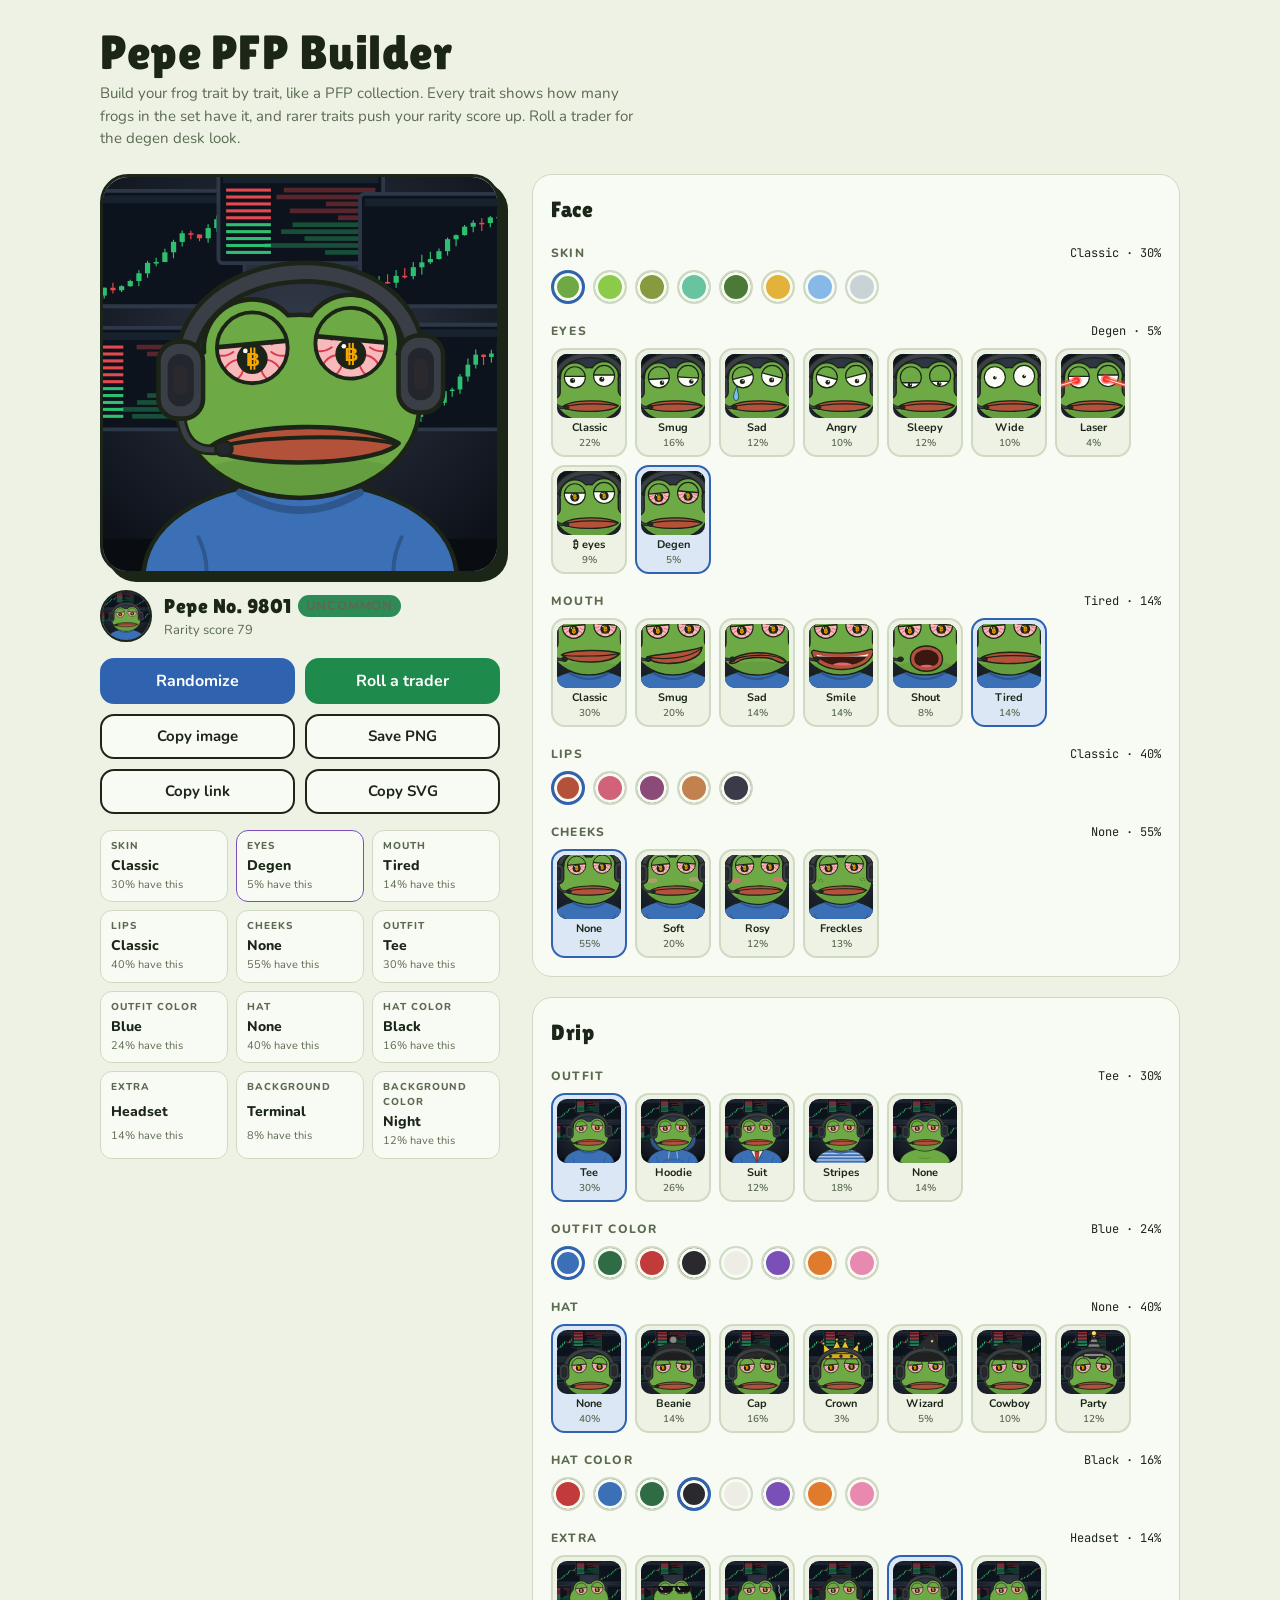
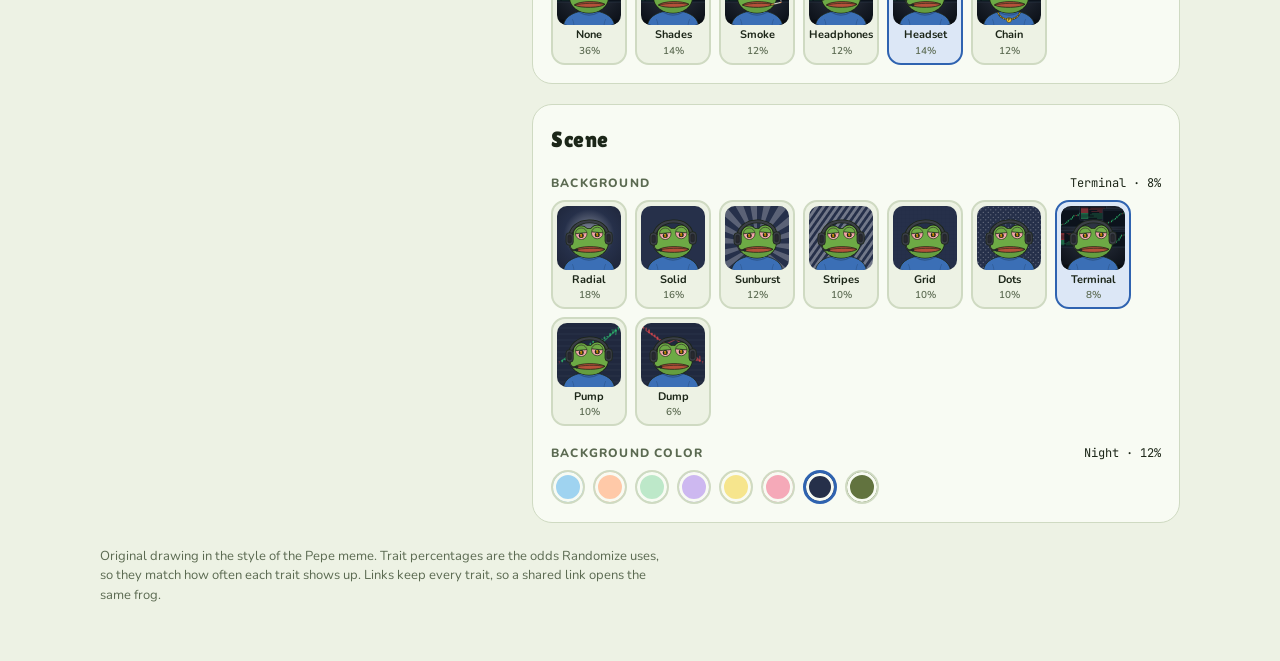
<file: pepe-pfp/index.html>
<!doctype html>
<html lang="en">
<head>
<meta charset="utf-8">
<meta name="viewport" content="width=device-width, initial-scale=1, viewport-fit=cover">
<title>Pepe PFP Builder</title>
<link rel="preconnect" href="https://fonts.googleapis.com">
<link rel="preconnect" href="https://fonts.gstatic.com" crossorigin>
<link rel="stylesheet" href="https://fonts.googleapis.com/css2?family=Lilita+One&family=Nunito:wght@400;600;700;800&family=JetBrains+Mono:wght@500&display=swap">
<style>
/* Layout: a sticker-card preview pinned on the left, trait drawers on the right; stacks on phones. */
:root {
  --bg: #EDF2E4;
  --surface: #F8FBF3;
  --ink: #1C2618;
  --muted: #5B6A51;
  --line: #CFDAC2;
  --accent: #2F63B0;
  --accent-ink: #FFFFFF;
  --accent-soft: #DCE7F6;
  --shadow: #1C2618;
  --trader: #1E8A4C;
  --tier-common: #7A8471;
  --tier-uncommon: #2E8B57;
  --tier-rare: #2F63B0;
  --tier-epic: #7A4FB8;
  --tier-legendary: #E8B730;
  --font-display: "Lilita One", "Arial Rounded MT Bold", "Trebuchet MS", system-ui, sans-serif;
  --font-body: "Nunito", "Segoe UI", system-ui, -apple-system, sans-serif;
  --font-mono: "JetBrains Mono", ui-monospace, "SFMono-Regular", Menlo, monospace;
}
@media (prefers-color-scheme: dark) {
  :root:not([data-theme="light"]) {
    --bg: #10160F; --surface: #19211A; --ink: #E4EDDA; --muted: #9BAA8F; --line: #2D3A2B;
    --accent: #86ADEE; --accent-ink: #0D1420; --accent-soft: #1E2B40; --shadow: #000000;
    color-scheme: dark;
  }
}
:root[data-theme="dark"] {
  --bg: #10160F; --surface: #19211A; --ink: #E4EDDA; --muted: #9BAA8F; --line: #2D3A2B;
  --accent: #86ADEE; --accent-ink: #0D1420; --accent-soft: #1E2B40; --shadow: #000000;
  color-scheme: dark;
}

* { box-sizing: border-box; }
[hidden] { display: none !important; }
body {
  margin: 0;
  background: var(--bg);
  color: var(--ink);
  font: 15px/1.5 var(--font-body);
}
.wrap {
  max-width: 1120px;
  margin: 0 auto;
  padding-inline: 20px;
  padding-block: 28px 56px;
  display: grid;
  gap: 24px;
}
header { display: grid; gap: 4px; }
h1 {
  font-family: var(--font-display);
  font-weight: 400;
  font-size: clamp(32px, 6vw, 48px);
  line-height: 1.05;
  margin: 0;
  letter-spacing: 0.5px;
  text-wrap: balance;
}
.lede { margin: 0; color: var(--muted); max-width: 60ch; }

.layout {
  display: grid;
  grid-template-columns: minmax(0, 400px) minmax(0, 1fr);
  gap: 32px;
  align-items: start;
}
@media (max-width: 820px) {
  .layout { grid-template-columns: minmax(0, 1fr); }
}

/* Preview column */
.preview {
  position: sticky;
  top: calc(env(safe-area-inset-top, 0px) + 16px);
  display: grid;
  gap: 16px;
}
@media (max-width: 820px) { .preview { position: static; } }
.stage {
  width: 100%;
  max-width: 400px;
  aspect-ratio: 1;
  border: 3px solid var(--ink);
  border-radius: 28px;
  overflow: hidden;
  box-shadow: 8px 8px 0 var(--shadow);
  background: var(--surface);
}
.stage svg { display: block; width: 100%; height: 100%; }

.card-meta {
  display: flex;
  align-items: center;
  gap: 12px;
  max-width: 400px;
}
.mini {
  width: 52px; height: 52px; flex: none;
  border-radius: 50%;
  overflow: hidden;
  border: 2px solid var(--ink);
}
.mini svg { display: block; width: 100%; height: 100%; }
.serial { display: grid; min-width: 0; }
.serial b {
  font-family: var(--font-display);
  font-weight: 400;
  font-size: 20px;
  letter-spacing: 0.5px;
  font-variant-numeric: tabular-nums;
}
.serial span { color: var(--muted); font-size: 13px; font-variant-numeric: tabular-nums; }
.tier {
  display: inline-block;
  margin-left: 6px;
  padding: 2px 8px;
  border-radius: 999px;
  font: 800 11px/1.4 var(--font-body);
  letter-spacing: 0.8px;
  text-transform: uppercase;
  color: #FFFFFF;
  background: var(--tier-common);
  vertical-align: 3px;
}
.tier[data-tier="uncommon"] { background: var(--tier-uncommon); }
.tier[data-tier="rare"] { background: var(--tier-rare); }
.tier[data-tier="epic"] { background: var(--tier-epic); }
.tier[data-tier="legendary"] { background: var(--tier-legendary); color: #2A1E00; }

.props {
  display: grid;
  grid-template-columns: repeat(3, minmax(0, 1fr));
  gap: 8px;
  max-width: 400px;
}
@media (max-width: 380px) { .props { grid-template-columns: repeat(2, minmax(0, 1fr)); } }
.prop {
  border: 1px solid var(--line);
  background: var(--surface);
  border-radius: 12px;
  padding: 8px 10px;
  display: grid;
  gap: 1px;
  min-width: 0;
}
.prop .k { font-size: 10px; font-weight: 800; letter-spacing: 1px; text-transform: uppercase; color: var(--muted); }
.prop .v { font-size: 14px; font-weight: 800; overflow-wrap: anywhere; }
.prop .p { font-size: 11px; color: var(--muted); font-variant-numeric: tabular-nums; }
.prop.is-rare { border-color: var(--tier-epic); }

.actions {
  display: grid;
  grid-template-columns: 1fr 1fr;
  gap: 10px;
  max-width: 400px;
}
.btn {
  font: 700 15px/1 var(--font-body);
  padding: 13px 14px;
  border-radius: 14px;
  border: 2px solid var(--ink);
  background: var(--surface);
  color: var(--ink);
  cursor: pointer;
  transition: transform .12s ease, background-color .12s ease;
}
.btn:hover { background: var(--accent-soft); }
.btn:active { transform: translateY(1px); }
.btn.primary { background: var(--accent); color: var(--accent-ink); border-color: var(--accent); font-size: 16px; }
.btn.trader { background: var(--trader); color: #FFFFFF; border-color: var(--trader); font-size: 16px; }
.btn.trader:hover { filter: brightness(1.08); background: var(--trader); }
.btn.primary:hover { filter: brightness(1.06); }
.btn:focus-visible, .opt:focus-visible { outline: 3px solid var(--accent); outline-offset: 2px; }

.save {
  display: grid;
  gap: 8px;
  max-width: 400px;
  padding: 12px;
  border: 2px dashed var(--line);
  border-radius: 16px;
}
.save img { width: 100%; border-radius: 12px; display: block; }
.save p { margin: 0; font-size: 13px; color: var(--muted); }

.toast {
  position: fixed;
  left: 50%;
  bottom: calc(env(safe-area-inset-bottom, 0px) + 20px);
  transform: translateX(-50%);
  background: var(--ink);
  color: var(--bg);
  padding: 10px 16px;
  border-radius: 12px;
  font-weight: 700;
  max-width: calc(100% - 32px);
  text-align: center;
}

/* Trait drawers */
.traits { display: grid; gap: 20px; min-width: 0; }
.group {
  background: var(--surface);
  border: 1px solid var(--line);
  border-radius: 20px;
  padding: 18px;
  display: grid;
  gap: 18px;
  min-width: 0;
}
.group h2 {
  margin: 0;
  font-family: var(--font-display);
  font-weight: 400;
  font-size: 22px;
  letter-spacing: 0.5px;
}
.field { display: grid; gap: 8px; min-width: 0; }
.field-head { display: flex; justify-content: space-between; align-items: baseline; gap: 12px; }
.label {
  font-size: 12px;
  font-weight: 800;
  text-transform: uppercase;
  letter-spacing: 1.2px;
  color: var(--muted);
}
.value { font-family: var(--font-mono); font-size: 12px; color: var(--ink); }
.options { display: flex; flex-wrap: wrap; gap: 8px; }

.opt {
  appearance: none;
  border: 2px solid var(--line);
  background: var(--bg);
  color: var(--ink);
  border-radius: 14px;
  padding: 4px 4px 6px;
  cursor: pointer;
  display: grid;
  gap: 4px;
  justify-items: center;
  font: 700 11px/1.1 var(--font-body);
  transition: border-color .12s ease, background-color .12s ease;
}
.opt svg { width: 64px; height: 64px; border-radius: 10px; display: block; }
.opt:hover { border-color: var(--muted); }
.opt small { font-weight: 600; font-size: 10px; color: var(--muted); font-variant-numeric: tabular-nums; }
.opt[aria-checked="true"] { border-color: var(--accent); background: var(--accent-soft); }

.swatch {
  width: 34px; height: 34px;
  padding: 0;
  border-radius: 50%;
  background: var(--c);
  border: 2px solid var(--line);
  box-shadow: inset 0 0 0 3px var(--surface);
}
.swatch[aria-checked="true"] { background: var(--c); border-color: var(--accent); border-width: 3px; }

footer { color: var(--muted); font-size: 13px; max-width: 70ch; }

@media (prefers-reduced-motion: reduce) {
  * { transition: none !important; }
}
</style>
</head>
<body>
<div class="wrap">
  <header>
    <h1>Pepe PFP Builder</h1>
    <p class="lede">Build your frog trait by trait, like a PFP collection. Every trait shows how many frogs in the set have it, and rarer traits push your rarity score up. Roll a trader for the degen desk look.</p>
  </header>

  <div class="layout">
    <aside class="preview" aria-label="Preview">
      <div class="stage" id="stage" role="img" aria-label="Your Pepe avatar"></div>
      <div class="card-meta">
        <div class="mini" id="mini" aria-hidden="true"></div>
        <div class="serial">
          <b id="serial">Pepe No. 0001</b>
          <span id="summary">Round crop preview</span>
        </div>
      </div>
      <div class="actions">
        <button class="btn primary" id="btn-random" type="button">Randomize</button>
        <button class="btn trader" id="btn-trader" type="button">Roll a trader</button>
        <button class="btn" id="btn-copy-img" type="button">Copy image</button>
        <button class="btn" id="btn-save" type="button">Save PNG</button>
        <button class="btn" id="btn-link" type="button">Copy link</button>
        <button class="btn" id="btn-svg" type="button">Copy SVG</button>
      </div>
      <div class="save" id="save" hidden>
        <img id="save-img" alt="Your Pepe avatar as a 1024 px PNG">
        <p>Right-click the image and choose Save image, or long-press it on a phone.</p>
      </div>
      <div class="props" id="props" aria-label="Traits"></div>
    </aside>

    <main class="traits" id="traits"></main>
  </div>

  <footer>
    Original drawing in the style of the Pepe meme. Trait percentages are the odds Randomize uses, so they match how often each trait shows up. Links keep every trait, so a shared link opens the same frog.
  </footer>
</div>
<div class="toast" id="toast" role="status" aria-live="polite" hidden></div>

<script>
(() => {
  // Set this to the published page URL so "Copy link" works when the page runs inside a frame.
  const ARTIFACT_URL = 'https://claude.ai/artifact/6FzwJg9mjZRHmJWPPnDhVw';

  const OUT = '#1B2416';

  const SWATCH = {
    skin: { classic: '#6DAA45', lime: '#8CCB4A', olive: '#869A3E', mint: '#68C3A0', swamp: '#4C7A36', gold: '#E2B23A', ice: '#86B9E8', ghost: '#C9D3D6' },
    lips: { classic: '#B4513A', rose: '#D2617A', plum: '#8C4A78', caramel: '#C2814E', ink: '#3A3A48' },
    outfitColor: { blue: '#3B6FB6', forest: '#2F6B45', red: '#C23B3B', black: '#2A2A2E', white: '#EDEDE6', purple: '#7A4FB8', orange: '#E07B2E', pink: '#E889B0' },
    hatColor: { red: '#C23B3B', blue: '#3B6FB6', forest: '#2F6B45', black: '#2A2A2E', white: '#EDEDE6', purple: '#7A4FB8', orange: '#E07B2E', pink: '#E889B0' },
    bgColor: { sky: '#9FD3F0', peach: '#FFC9A8', mint: '#BDE8C9', lilac: '#CDB8F0', lemon: '#F6E58D', rose: '#F5A9B8', night: '#26304A', swamp: '#62733F' },
  };
  const SHAPES = {
    eyes: ['classic', 'smug', 'sad', 'angry', 'sleepy', 'wide', 'laser', 'btc', 'degen'],
    mouth: ['classic', 'smug', 'sad', 'smile', 'shout', 'tired'],
    blush: ['none', 'soft', 'rosy', 'freckles'],
    outfit: ['tee', 'hoodie', 'suit', 'stripes', 'none'],
    hat: ['none', 'beanie', 'cap', 'crown', 'wizard', 'cowboy', 'party'],
    extra: ['none', 'shades', 'cig', 'headphones', 'headset', 'chain'],
    background: ['radial', 'solid', 'sunburst', 'stripes', 'grid', 'dots', 'terminal', 'pump', 'dump'],
  };
  // Share of the collection (percent) that has each trait. Each list adds up to 100.
  // Randomize draws with these odds, and the rarity score is built from them.
  const WEIGHTS = {
    skin: { classic: 30, lime: 18, olive: 14, mint: 12, swamp: 12, gold: 3, ice: 6, ghost: 5 },
    eyes: { classic: 22, smug: 16, sad: 12, angry: 10, sleepy: 12, wide: 10, laser: 4, btc: 9, degen: 5 },
    mouth: { classic: 30, smug: 20, sad: 14, smile: 14, shout: 8, tired: 14 },
    lips: { classic: 40, rose: 18, plum: 12, caramel: 20, ink: 10 },
    blush: { none: 55, soft: 20, rosy: 12, freckles: 13 },
    outfit: { tee: 30, hoodie: 26, suit: 12, stripes: 18, none: 14 },
    outfitColor: { blue: 24, forest: 14, red: 12, black: 14, white: 10, purple: 10, orange: 9, pink: 7 },
    hat: { none: 40, beanie: 14, cap: 16, crown: 3, wizard: 5, cowboy: 10, party: 12 },
    hatColor: { red: 20, blue: 16, forest: 12, black: 16, white: 10, purple: 10, orange: 9, pink: 7 },
    extra: { none: 36, shades: 14, cig: 12, headphones: 12, headset: 14, chain: 12 },
    background: { radial: 18, solid: 16, sunburst: 12, stripes: 10, grid: 10, dots: 10, terminal: 8, pump: 10, dump: 6 },
    bgColor: { sky: 18, peach: 14, mint: 14, lilac: 12, lemon: 12, rose: 10, night: 12, swamp: 8 },
  };
  const DEFAULTS = {
    skin: 'classic', eyes: 'degen', mouth: 'tired', lips: 'classic', blush: 'none',
    outfit: 'tee', outfitColor: 'blue', hat: 'none', hatColor: 'black', extra: 'headset',
    background: 'terminal', bgColor: 'night',
  };
  const KEYS = Object.keys(DEFAULTS);
  const LABELS = {
    skin: 'Skin', eyes: 'Eyes', mouth: 'Mouth', lips: 'Lips', blush: 'Cheeks',
    outfit: 'Outfit', outfitColor: 'Outfit color', hat: 'Hat', hatColor: 'Hat color', extra: 'Extra',
    background: 'Background', bgColor: 'Background color',
  };
  const OPTION_NAMES = { cig: 'Smoke', none: 'None', tee: 'Tee', btc: '₿ eyes', degen: 'Degen', pump: 'Pump', dump: 'Dump' };
  const GROUPS = [
    { title: 'Face', keys: ['skin', 'eyes', 'mouth', 'lips', 'blush'] },
    { title: 'Drip', keys: ['outfit', 'outfitColor', 'hat', 'hatColor', 'extra'] },
    { title: 'Scene', keys: ['background', 'bgColor'] },
  ];
  // Thumbnail crops so small parts stay readable.
  const CROP = {
    eyes: '116 120 280 280', mouth: '126 210 260 260', blush: '96 170 320 320',
    hat: '56 0 400 400',
  };

  // ---------- color helpers ----------
  const hex = (c) => [1, 3, 5].map((i) => parseInt(c.slice(i, i + 2), 16));
  const toHex = (rgb) => '#' + rgb.map((v) => Math.round(Math.max(0, Math.min(255, v))).toString(16).padStart(2, '0')).join('');
  const mix = (a, b, t) => { const A = hex(a), B = hex(b); return toHex(A.map((v, i) => v + (B[i] - v) * t)); };
  const lighten = (c, t) => mix(c, '#ffffff', t);
  const darken = (c, t) => mix(c, '#000000', t);

  const star = (cx, cy, r) => {
    const pts = [];
    for (let i = 0; i < 10; i++) {
      const rad = i % 2 ? r * 0.45 : r;
      const a = (-90 + i * 36) * Math.PI / 180;
      pts.push((cx + rad * Math.cos(a)).toFixed(1) + ',' + (cy + rad * Math.sin(a)).toFixed(1));
    }
    return pts.join(' ');
  };

  // ---------- layers ----------
  function background(kind, c, u) {
    const lo = lighten(c, 0.35);
    switch (kind) {
      case 'solid':
        return ['', `<rect width="512" height="512" fill="${c}"/>`];
      case 'radial':
        return [
          `<radialGradient id="${u}-bg" cx="50%" cy="45%" r="72%"><stop offset="0" stop-color="${lighten(c, 0.5)}"/><stop offset=".55" stop-color="${c}"/><stop offset="1" stop-color="${darken(c, 0.25)}"/></radialGradient>`,
          `<rect width="512" height="512" fill="url(#${u}-bg)"/>`,
        ];
      case 'sunburst': {
        let d = '';
        for (let i = 0; i < 18; i++) {
          const a1 = (i * 20) * Math.PI / 180, a2 = (i * 20 + 10) * Math.PI / 180;
          d += `M256,300L${(256 + 900 * Math.cos(a1)).toFixed(0)},${(300 + 900 * Math.sin(a1)).toFixed(0)}L${(256 + 900 * Math.cos(a2)).toFixed(0)},${(300 + 900 * Math.sin(a2)).toFixed(0)}Z`;
        }
        return ['', `<rect width="512" height="512" fill="${c}"/><path d="${d}" fill="${lo}" opacity=".7"/>`];
      }
      case 'stripes':
        return [
          `<pattern id="${u}-bg" width="44" height="44" patternUnits="userSpaceOnUse" patternTransform="rotate(35)"><rect width="44" height="44" fill="${c}"/><rect width="22" height="44" fill="${lo}"/></pattern>`,
          `<rect width="512" height="512" fill="url(#${u}-bg)"/>`,
        ];
      case 'grid':
        return [
          `<pattern id="${u}-bg" width="32" height="32" patternUnits="userSpaceOnUse"><rect width="32" height="32" fill="${c}"/><path d="M32 0H0V32" fill="none" stroke="${darken(c, 0.14)}" stroke-width="2"/></pattern>`,
          `<rect width="512" height="512" fill="url(#${u}-bg)"/>`,
        ];
      case 'dots':
        return [
          `<pattern id="${u}-bg" width="40" height="40" patternUnits="userSpaceOnUse"><rect width="40" height="40" fill="${c}"/><circle cx="10" cy="10" r="5" fill="${lo}"/><circle cx="30" cy="30" r="5" fill="${lo}"/></pattern>`,
          `<rect width="512" height="512" fill="url(#${u}-bg)"/>`,
        ];
      case 'pump':
      case 'dump': {
        const up = kind === 'pump';
        const base = darken(c, 0.15);
        let grid = '';
        for (let y = 40; y < 512; y += 48) grid += `M0,${y}H512`;
        return ['',
          `<rect width="512" height="512" fill="${base}"/>` +
          `<path d="${grid}" stroke="${lighten(base, 0.18)}" stroke-width="2"/>` +
          `<g opacity=".75">${candles(8, 24, 496, 300, 22, up ? 1.1 : -1.1, up ? 7 : 11)}</g>` +
          (up
            ? `<path d="M40,300 L200,190 L280,230 L470,60" fill="none" stroke="${CANDLE_UP}" stroke-width="10" stroke-linecap="round" stroke-linejoin="round" opacity=".55"/><path d="M440,56 L474,58 L470,92" fill="none" stroke="${CANDLE_UP}" stroke-width="10" stroke-linecap="round" stroke-linejoin="round" opacity=".55"/>`
            : `<path d="M40,60 L200,170 L280,130 L470,300" fill="none" stroke="${CANDLE_DOWN}" stroke-width="10" stroke-linecap="round" stroke-linejoin="round" opacity=".55"/><path d="M436,300 L472,302 L470,266" fill="none" stroke="${CANDLE_DOWN}" stroke-width="10" stroke-linecap="round" stroke-linejoin="round" opacity=".55"/>`)];
      }
      case 'terminal': {
        const room = mix(c, '#06090D', 0.78);
        const glow = lighten(c, 0.2);
        const screen = (x, y, w, h, seed, drift, book) =>
          `<rect x="${x}" y="${y}" width="${w}" height="${h}" rx="6" fill="#0C131C" stroke="#2C3747" stroke-width="5"/>` +
          `<rect x="${x + 6}" y="${y + 6}" width="${w - 12}" height="10" fill="#18222F"/>` +
          (book ? orderBook(x + 10, y + 22, w - 20, h - 30, seed) : candles(x + 8, y + 24, w - 16, h - 34, Math.round(w / 12), drift, seed));
        return [
          `<radialGradient id="${u}-bg" cx="50%" cy="38%" r="70%"><stop offset="0" stop-color="${glow}" stop-opacity=".55"/><stop offset="1" stop-color="${glow}" stop-opacity="0"/></radialGradient>`,
          `<rect width="512" height="512" fill="${room}"/><rect width="512" height="512" fill="url(#${u}-bg)"/>` +
          screen(-12, 18, 196, 150, 3, 0.8, false) +
          screen(150, -8, 214, 120, 5, -0.4, true) +
          screen(334, 22, 194, 146, 9, 0.6, false) +
          screen(-16, 196, 128, 132, 13, -0.7, true) +
          screen(400, 192, 128, 136, 17, 1, false) +
          `<rect x="0" y="470" width="512" height="42" fill="${darken(room, 0.3)}"/>`,
        ];
      }
    }
    return ['', ''];
  }

  // ---------- chart helpers (seeded, so a trait always draws the same) ----------
  const CANDLE_UP = '#2FBF71', CANDLE_DOWN = '#E5484D';
  function rng(seed) {
    let a = seed >>> 0;
    return () => {
      a = (a + 0x6D2B79F5) >>> 0;
      let t = a;
      t = Math.imul(t ^ (t >>> 15), t | 1);
      t ^= t + Math.imul(t ^ (t >>> 7), t | 61);
      return ((t ^ (t >>> 14)) >>> 0) / 4294967296;
    };
  }
  function candles(x, y, w, h, n, drift, seed) {
    const r = rng(seed);
    const bars = [];
    let v = 0;
    for (let i = 0; i < n; i++) {
      const o = v, cl = o + drift + (r() - 0.5) * 3;
      bars.push([o, cl, Math.max(o, cl) + r() * 1.2, Math.min(o, cl) - r() * 1.2]);
      v = cl;
    }
    const max = Math.max(...bars.map((b) => b[2])), min = Math.min(...bars.map((b) => b[3]));
    const sy = (val) => y + h - ((val - min) / (max - min || 1)) * h;
    const bw = w / n;
    return bars.map(([o, cl, hi, lo], i) => {
      const cx = x + bw * i + bw / 2, col = cl >= o ? CANDLE_UP : CANDLE_DOWN;
      const top = sy(Math.max(o, cl)), bot = sy(Math.min(o, cl));
      return `<line x1="${cx.toFixed(1)}" y1="${sy(hi).toFixed(1)}" x2="${cx.toFixed(1)}" y2="${sy(lo).toFixed(1)}" stroke="${col}" stroke-width="${Math.max(1.5, bw * 0.12).toFixed(1)}"/>` +
        `<rect x="${(cx - bw * 0.3).toFixed(1)}" y="${top.toFixed(1)}" width="${(bw * 0.6).toFixed(1)}" height="${Math.max(2, bot - top).toFixed(1)}" fill="${col}"/>`;
    }).join('');
  }
  function orderBook(x, y, w, h, seed) {
    const r = rng(seed);
    let g = '';
    const rows = Math.floor(h / 9);
    for (let i = 0; i < rows; i++) {
      const col = i < rows / 2 ? CANDLE_DOWN : CANDLE_UP;
      const bar = w * (0.2 + r() * 0.6);
      g += `<rect x="${(x + w - bar).toFixed(1)}" y="${y + i * 9}" width="${bar.toFixed(1)}" height="6" fill="${col}" opacity=".35"/>` +
        `<rect x="${x}" y="${y + i * 9 + 1}" width="${(w * 0.3).toFixed(1)}" height="4" fill="${col}"/>`;
    }
    return g;
  }

  const BODY = 'M52,520 C56,440 150,396 256,396 C362,396 456,440 460,520 Z';

  function outfit(kind, oc, skin, u) {
    const dk = darken(oc, 0.22);
    const body = (fill) => `<path d="${BODY}" fill="${fill}" stroke="${OUT}" stroke-width="6" stroke-linejoin="round"/>`;
    const sleeves = `<path d="M124,468 C134,490 136,505 134,520 M388,468 C378,490 376,505 378,520" fill="none" stroke="${dk}" stroke-width="5" stroke-linecap="round"/>`;
    const collar = `<path d="M178,410 Q256,456 334,410" fill="none" stroke="${dk}" stroke-width="10" stroke-linecap="round"/>`;
    switch (kind) {
      case 'none':
        return ['', '', body(skin) + `<path d="M210,470 Q256,486 302,470" fill="none" stroke="${darken(skin, 0.25)}" stroke-width="5" stroke-linecap="round"/>`];
      case 'tee':
        return ['', '', body(oc) + sleeves + collar];
      case 'stripes': {
        let stripes = '';
        for (let y = 404; y < 520; y += 26) stripes += `<rect x="40" y="${y}" width="440" height="12" fill="${lighten(oc, 0.6)}"/>`;
        return [
          `<clipPath id="${u}-body"><path d="${BODY}"/></clipPath>`,
          '',
          `<path d="${BODY}" fill="${oc}"/><g clip-path="url(#${u}-body)">${stripes}</g><path d="${BODY}" fill="none" stroke="${OUT}" stroke-width="6" stroke-linejoin="round"/>` + collar,
        ];
      }
      case 'hoodie': {
        const hood = `<ellipse cx="256" cy="324" rx="184" ry="118" fill="${dk}" stroke="${OUT}" stroke-width="6"/>`;
        const strings = `<path d="M226,418 L220,476 M286,418 L292,476" stroke="${lighten(oc, 0.7)}" stroke-width="6" stroke-linecap="round"/><circle cx="220" cy="480" r="6" fill="${lighten(oc, 0.7)}" stroke="${OUT}" stroke-width="3"/><circle cx="292" cy="480" r="6" fill="${lighten(oc, 0.7)}" stroke="${OUT}" stroke-width="3"/>`;
        const pocket = `<path d="M170,520 L192,486 L320,486 L342,520" fill="none" stroke="${dk}" stroke-width="5" stroke-linejoin="round"/>`;
        return ['', hood, body(oc) + sleeves + pocket + strings];
      }
      case 'suit': {
        const tie = oc === SWATCH.outfitColor.red ? '#E8B730' : '#C23B3B';
        return ['', '', body(oc) +
          `<path d="M200,402 L256,506 L312,402 Z" fill="#F7F6EF" stroke="${OUT}" stroke-width="4" stroke-linejoin="round"/>` +
          `<path d="M246,414 L266,414 L272,428 L264,494 L256,506 L248,494 L240,428 Z" fill="${tie}" stroke="${OUT}" stroke-width="4" stroke-linejoin="round"/>` +
          `<path d="M200,402 L238,474 L214,470 M312,402 L274,474 L298,470" fill="none" stroke="${dk}" stroke-width="6" stroke-linejoin="round" stroke-linecap="round"/>` +
          sleeves];
      }
    }
    return ['', '', ''];
  }

  const HEAD = '<ellipse cx="256" cy="298" rx="152" ry="116"/><circle cx="194" cy="222" r="60"/><circle cx="322" cy="216" r="60"/>';
  const EYE_POS = [{ cx: 194, cy: 222, side: -1 }, { cx: 322, cy: 216, side: 1 }];
  const EYE_R = 46;
  // o / i: lid height at the outer / inner corner. px, py: pupil offset.
  const EYE_STYLE = {
    classic: { o: -4, i: -4, px: -10, py: 14, pr: 11 },
    smug: { o: 10, i: 4, px: 14, py: 24, pr: 10 },
    sad: { o: 12, i: -16, px: -2, py: 18, pr: 11 },
    angry: { o: -16, i: 12, px: 4, py: 22, pr: 10 },
    sleepy: { o: 24, i: 24, px: -4, py: 34, pr: 10 },
    wide: { o: -90, i: -90, px: 0, py: 2, pr: 8 },
    laser: { o: -4, i: -4, px: -10, py: 14, pr: 11 },
    btc: { o: -6, i: -6, px: 0, py: 12, pr: 20 },
    degen: { o: 0, i: -10, px: 0, py: 14, pr: 20 },
  };
  // Red veins on a bloodshot eye: angles (degrees) where each vein starts on the rim.
  const VEINS = [12, 38, 64, 116, 142, 168, 190, -10];

  function btcPupil(px, py, r) {
    const fs = Math.round(r * 1.25);
    return `<circle cx="${px}" cy="${py}" r="${r}" fill="${OUT}"/>` +
      `<rect x="${px - 3}" y="${py - r * 0.72}" width="2.5" height="${r * 1.44}" fill="#F7A600"/>` +
      `<rect x="${px + 1.5}" y="${py - r * 0.72}" width="2.5" height="${r * 1.44}" fill="#F7A600"/>` +
      `<text x="${px + 1}" y="${py + fs * 0.36}" text-anchor="middle" font-family="Arial Black, Arial, Helvetica, sans-serif" font-weight="900" font-size="${fs}" fill="#F7A600">B</text>` +
      `<circle cx="${px - r * 0.45}" cy="${py - r * 0.5}" r="3" fill="#FFFFFF"/>`;
  }

  function eyes(kind, skin, u) {
    const st = EYE_STYLE[kind];
    let defs = '', g = '';
    EYE_POS.forEach((e, k) => {
      const xL = e.cx - EYE_R - 8, xR = e.cx + EYE_R + 8;
      const yOuter = e.cy + st.o, yInner = e.cy + st.i;
      const yL = e.side < 0 ? yOuter : yInner, yR = e.side < 0 ? yInner : yOuter;
      const px = e.cx + st.px, py = e.cy + st.py;
      defs += `<clipPath id="${u}-eye${k}"><circle cx="${e.cx}" cy="${e.cy}" r="${EYE_R}"/></clipPath>`;
      g += `<circle cx="${e.cx}" cy="${e.cy}" r="${EYE_R}" fill="${kind === 'degen' ? '#F7B9B9' : '#FDFDF7'}"/>`;
      g += `<g clip-path="url(#${u}-eye${k})">`;
      if (kind === 'degen') {
        g += VEINS.map((a, n) => {
          const rad = a * Math.PI / 180, cos = Math.cos(rad), sin = Math.sin(rad);
          const x1 = e.cx + EYE_R * cos, y1 = e.cy + EYE_R * sin;
          const x2 = e.cx + EYE_R * 0.55 * cos, y2 = e.cy + EYE_R * 0.55 * sin;
          const kx = (x1 + x2) / 2 + (n % 2 ? 5 : -5) * sin, ky = (y1 + y2) / 2 - (n % 2 ? 5 : -5) * cos;
          return `<path d="M${x1.toFixed(1)},${y1.toFixed(1)} Q${kx.toFixed(1)},${ky.toFixed(1)} ${x2.toFixed(1)},${y2.toFixed(1)}" fill="none" stroke="#D93A50" stroke-width="2.5" stroke-linecap="round"/>`;
        }).join('');
      }
      if (kind === 'laser') {
        g += `<circle cx="${px}" cy="${py}" r="${st.pr + 3}" fill="#FF2D2D"/><circle cx="${px}" cy="${py}" r="5" fill="#FFF3F0"/>`;
      } else if (kind === 'btc' || kind === 'degen') {
        g += btcPupil(px, py, st.pr);
      } else {
        g += `<circle cx="${px}" cy="${py}" r="${st.pr}" fill="${OUT}"/><circle cx="${px + 3}" cy="${py - 4}" r="3" fill="#FFFFFF"/>`;
      }
      g += `<polygon points="${xL},${e.cy - EYE_R - 12} ${xR},${e.cy - EYE_R - 12} ${xR},${yR} ${xL},${yL}" fill="${skin}"/>`;
      g += `<line x1="${xL}" y1="${yL}" x2="${xR}" y2="${yR}" stroke="${OUT}" stroke-width="6"/>`;
      g += `</g><circle cx="${e.cx}" cy="${e.cy}" r="${EYE_R}" fill="none" stroke="${OUT}" stroke-width="5"/>`;
    });
    if (kind === 'sad') {
      const e = EYE_POS[0];
      g += `<path d="M${e.cx - 26},${e.cy + 40} C${e.cx - 40},${e.cy + 70} ${e.cx - 46},${e.cy + 92} ${e.cx - 34},${e.cy + 100} C${e.cx - 22},${e.cy + 106} ${e.cx - 14},${e.cy + 90} ${e.cx - 20},${e.cy + 72} Z" fill="#6EC3F4" stroke="${OUT}" stroke-width="3" stroke-linejoin="round"/>`;
    }
    return [defs, g];
  }

  function lasers(kind) {
    if (kind !== 'laser') return '';
    const st = EYE_STYLE.laser;
    let g = '';
    EYE_POS.forEach((e) => {
      const x1 = e.cx + st.px, y1 = e.cy + st.py;
      const x2 = x1 + e.side * 520, y2 = y1 + 160;
      g += `<line x1="${x1}" y1="${y1}" x2="${x2}" y2="${y2}" stroke="#FF2D2D" stroke-width="30" stroke-linecap="round" opacity=".35"/>`;
      g += `<line x1="${x1}" y1="${y1}" x2="${x2}" y2="${y2}" stroke="#FF4B3E" stroke-width="14" stroke-linecap="round"/>`;
      g += `<line x1="${x1}" y1="${y1}" x2="${x2}" y2="${y2}" stroke="#FFF3F0" stroke-width="4" stroke-linecap="round"/>`;
      g += `<circle cx="${x1}" cy="${y1}" r="22" fill="#FF2D2D" opacity=".45"/>`;
    });
    return g;
  }

  const MOUTH = {
    classic: { d: 'M144,336 C180,314 330,312 380,330 C350,372 196,378 144,336 Z', line: 'M150,337 C210,344 320,340 376,331', corner: [372, 332] },
    smug: { d: 'M150,344 C196,328 300,330 374,304 C372,348 300,372 228,370 C188,368 162,360 150,344 Z', line: 'M156,346 C222,356 320,350 370,310', corner: [366, 312] },
    sad: { d: 'M144,368 C172,316 340,312 376,364 C356,376 340,362 326,356 C296,342 222,344 192,356 C176,362 160,378 144,368 Z', line: 'M150,366 C182,330 338,326 370,362', corner: [368, 360] },
    smile: { d: 'M146,326 C200,342 320,342 378,322 C362,404 166,408 146,326 Z', open: true, teeth: true, tongue: [262, 384, 46, 18], corner: [372, 328] },
    shout: { d: 'M206,352 C206,294 318,294 318,352 C318,406 206,406 206,352 Z', open: true, tongue: [262, 392, 38, 16], corner: [314, 350] },
    tired: { d: 'M138,352 C176,318 334,316 384,346 C356,376 186,380 138,352 Z', line: 'M144,352 C200,336 322,334 378,346', corner: [374, 348] },
  };

  function mouth(kind, lip, u) {
    const m = MOUTH[kind];
    if (!m.open) {
      return ['',
        `<path d="${m.d}" fill="${lip}" stroke="${OUT}" stroke-width="6" stroke-linejoin="round"/>` +
        `<path d="${m.line}" fill="none" stroke="${OUT}" stroke-width="5" stroke-linecap="round"/>`];
    }
    const [tx, ty, trx, try_] = m.tongue;
    return [
      `<clipPath id="${u}-mouth"><path d="${m.d}"/></clipPath>`,
      `<path d="${m.d}" fill="none" stroke="${OUT}" stroke-width="24" stroke-linejoin="round"/>` +
      `<path d="${m.d}" fill="#3B1712"/>` +
      `<g clip-path="url(#${u}-mouth)">` +
        (m.teeth ? `<rect x="140" y="318" width="240" height="24" fill="#FFFDF3"/>` : '') +
        `<ellipse cx="${tx}" cy="${ty}" rx="${trx}" ry="${try_}" fill="#E0676B"/>` +
      `</g>` +
      `<path d="${m.d}" fill="none" stroke="${lip}" stroke-width="13" stroke-linejoin="round"/>`,
    ];
  }

  function blush(kind, skin) {
    const cheeks = [[152, 298], [362, 292]];
    if (kind === 'soft' || kind === 'rosy') {
      const [c, o] = kind === 'soft' ? ['#FF8FA3', 0.4] : ['#FF5F86', 0.65];
      return cheeks.map(([x, y]) => `<ellipse cx="${x}" cy="${y}" rx="26" ry="12" fill="${c}" opacity="${o}"/>`).join('');
    }
    if (kind === 'freckles') {
      const f = darken(skin, 0.38);
      return cheeks.map(([x, y]) => [[-10, -3], [4, -6], [12, 3], [-2, 5]].map(([dx, dy]) => `<circle cx="${x + dx}" cy="${y + dy}" r="3" fill="${f}"/>`).join('')).join('');
    }
    return '';
  }

  function hat(kind, hc, u) {
    const dk = darken(hc, 0.25), lt = lighten(hc, 0.45);
    const s = `stroke="${OUT}" stroke-width="6" stroke-linejoin="round"`;
    switch (kind) {
      case 'beanie': {
        let ribs = '';
        for (let x = 146; x <= 370; x += 16) ribs += `M${x},156 V182 `;
        return ['',
          `<circle cx="258" cy="62" r="24" fill="${lt}" ${s}/>` +
          `<path d="M140,170 C138,56 378,54 380,166 Z" fill="${hc}" ${s}/>` +
          `<rect x="126" y="148" width="268" height="40" rx="18" fill="${dk}" ${s}/>` +
          `<path d="${ribs}" stroke="${darken(hc, 0.4)}" stroke-width="3" opacity=".6"/>`];
      }
      case 'cap':
        return ['',
          `<path d="M140,178 C146,68 374,64 382,170 Z" fill="${hc}" ${s}/>` +
          `<path d="M300,164 C362,150 444,156 476,180 C444,196 360,190 300,182 Z" fill="${dk}" ${s}/>` +
          `<path d="M262,72 C252,108 250,140 254,174" fill="none" stroke="${dk}" stroke-width="4"/>` +
          `<circle cx="262" cy="72" r="9" fill="${dk}" ${s}/>`];
      case 'crown': {
        const gold = '#F2C230';
        return ['',
          `<path d="M150,178 L146,88 L198,132 L230,64 L256,118 L282,64 L314,132 L366,88 L362,178 Z" fill="${gold}" ${s}/>` +
          `<rect x="146" y="148" width="220" height="32" rx="6" fill="${darken(gold, 0.12)}" ${s}/>` +
          [[190, 164], [256, 164], [322, 164]].map(([x, y]) => `<circle cx="${x}" cy="${y}" r="9" fill="${hc}" stroke="${OUT}" stroke-width="3"/>`).join('') +
          [[146, 84], [230, 60], [282, 60], [366, 84]].map(([x, y]) => `<circle cx="${x}" cy="${y}" r="8" fill="${gold}" stroke="${OUT}" stroke-width="4"/>`).join('')];
      }
      case 'wizard':
        return ['',
          `<path d="M152,172 L300,6 L366,170 Z" fill="${hc}" ${s}/>` +
          `<polygon points="${star(250, 120, 16)}" fill="#FFE066"/><polygon points="${star(300, 70, 11)}" fill="#FFE066"/><polygon points="${star(318, 140, 9)}" fill="#FFE066"/>` +
          `<ellipse cx="258" cy="172" rx="156" ry="24" fill="${dk}" ${s}/>`];
      case 'cowboy':
        return ['',
          `<path d="M174,166 C170,92 200,70 230,86 C246,94 266,94 282,86 C312,70 344,92 340,166 Z" fill="${hc}" ${s}/>` +
          `<path d="M174,150 C230,160 284,160 340,150 L340,166 C284,174 230,174 174,166 Z" fill="${darken(hc, 0.4)}"/>` +
          `<path d="M78,160 C104,188 196,186 258,186 C320,186 410,188 436,160 C452,144 424,136 404,150 C364,170 152,170 112,150 C92,136 62,144 78,160 Z" fill="${dk}" ${s}/>`];
      case 'party': {
        let st = '';
        for (let y = 30; y < 170; y += 30) st += `<rect x="150" y="${y}" width="220" height="14" fill="${lt}"/>`;
        return [
          `<clipPath id="${u}-party"><path d="M194,168 L262,20 L330,168 Z"/></clipPath>`,
          `<path d="M194,168 L262,20 L330,168 Z" fill="${hc}"/><g clip-path="url(#${u}-party)">${st}</g>` +
          `<path d="M194,168 L262,20 L330,168 Z" fill="none" ${s}/>` +
          `<circle cx="262" cy="20" r="16" fill="#FFE066" ${s}/>`];
      }
    }
    return ['', ''];
  }

  function extra(kind, hc, mouthKind) {
    switch (kind) {
      case 'shades': {
        const lens = (x) =>
          `<rect x="${x}" y="200" width="120" height="40" fill="#111"/>` +
          `<rect x="${x + 10}" y="240" width="100" height="10" fill="#111"/>` +
          `<rect x="${x + 20}" y="250" width="40" height="10" fill="#111"/>` +
          `<rect x="${x + 70}" y="250" width="30" height="10" fill="#111"/>` +
          `<rect x="${x + 20}" y="210" width="10" height="10" fill="#FFF"/><rect x="${x + 30}" y="220" width="10" height="10" fill="#FFF"/>`;
        return `<rect x="96" y="200" width="300" height="12" fill="#111"/><rect x="396" y="200" width="24" height="12" fill="#111"/>` + lens(134) + lens(274);
      }
      case 'cig': {
        const [x, y] = MOUTH[mouthKind].corner;
        return `<g transform="translate(${x},${y}) rotate(-13)">` +
          `<rect x="-6" y="-6" width="84" height="12" rx="2" fill="#F5F2E8" stroke="${OUT}" stroke-width="3"/>` +
          `<rect x="-6" y="-6" width="24" height="12" rx="2" fill="#D9893B" stroke="${OUT}" stroke-width="3"/>` +
          `<rect x="72" y="-5" width="6" height="10" fill="#FF6A2B"/>` +
          `<path d="M80,-10 C66,-34 98,-50 84,-74 C70,-98 100,-114 88,-138" fill="none" stroke="#E4E4E4" stroke-width="7" stroke-linecap="round" opacity=".75"/>` +
          `</g>`;
      }
      case 'headphones':
        return `<path d="M114,258 C94,92 418,82 398,250" fill="none" stroke="${OUT}" stroke-width="26" stroke-linecap="round"/>` +
          `<path d="M114,258 C94,92 418,82 398,250" fill="none" stroke="#2A2D33" stroke-width="14" stroke-linecap="round"/>` +
          `<rect x="84" y="226" width="46" height="88" rx="20" fill="${hc}" stroke="${OUT}" stroke-width="6"/>` +
          `<rect x="382" y="218" width="46" height="88" rx="20" fill="${hc}" stroke="${OUT}" stroke-width="6"/>`;
      case 'headset': {
        const cup = (x, y) =>
          `<rect x="${x}" y="${y}" width="58" height="100" rx="26" fill="#3A3E46" stroke="${OUT}" stroke-width="6"/>` +
          `<rect x="${x + 12}" y="${y + 16}" width="34" height="68" rx="16" fill="#23262C"/>` +
          `<rect x="${x + 20}" y="${y + 30}" width="18" height="40" rx="9" fill="${hc}"/>`;
        return `<path d="M108,262 C88,84 424,74 404,254" fill="none" stroke="${OUT}" stroke-width="30" stroke-linecap="round"/>` +
          `<path d="M108,262 C88,84 424,74 404,254" fill="none" stroke="#3A3E46" stroke-width="18" stroke-linecap="round"/>` +
          `<path d="M100,300 C102,344 120,358 150,354" fill="none" stroke="${OUT}" stroke-width="14" stroke-linecap="round"/>` +
          `<path d="M100,300 C102,344 120,358 150,354" fill="none" stroke="#3A3E46" stroke-width="7" stroke-linecap="round"/>` +
          `<rect x="146" y="344" width="22" height="18" rx="9" fill="#23262C" stroke="${OUT}" stroke-width="4"/>` +
          cup(72, 214) + cup(384, 206);
      }
      case 'chain':
        return `<path d="M168,412 C196,486 316,486 344,412" fill="none" stroke="${OUT}" stroke-width="14" stroke-linecap="round"/>` +
          `<path d="M168,412 C196,486 316,486 344,412" fill="none" stroke="#E8B730" stroke-width="8" stroke-dasharray="11 4"/>` +
          `<circle cx="256" cy="472" r="20" fill="#F2C230" stroke="${OUT}" stroke-width="4"/>` +
          `<text x="256" y="481" text-anchor="middle" font-family="Arial Black, Arial, sans-serif" font-weight="900" font-size="24" fill="${OUT}">P</text>`;
    }
    return '';
  }

  // Draw one avatar as an SVG string. `u` keeps ids unique when many SVGs share the page.
  function render(s, u, vb = '0 0 512 512', size = 0) {
    const skin = SWATCH.skin[s.skin];
    const oc = SWATCH.outfitColor[s.outfitColor];
    const hc = SWATCH.hatColor[s.hatColor];
    const [bgDefs, bg] = background(s.background, SWATCH.bgColor[s.bgColor], u);
    const [ofDefs, behind, body] = outfit(s.outfit, oc, skin, u);
    const [eyDefs, eye] = eyes(s.eyes, skin, u);
    const [moDefs, mo] = mouth(s.mouth, SWATCH.lips[s.lips], u);
    const [htDefs, ht] = hat(s.hat, hc, u);
    const front = s.extra === 'chain' ? extra('chain', hc, s.mouth) : '';
    const top = s.extra === 'chain' ? '' : extra(s.extra, hc, s.mouth);
    const headClip = `<clipPath id="${u}-head"><ellipse cx="256" cy="298" rx="152" ry="116"/></clipPath>`;
    const head =
      `<g fill="${OUT}" stroke="${OUT}" stroke-width="12">${HEAD}</g>` +
      `<g fill="${skin}">${HEAD}</g>` +
      `<ellipse cx="256" cy="414" rx="176" ry="52" fill="${darken(skin, 0.2)}" opacity=".35" clip-path="url(#${u}-head)"/>`;
    const dims = size ? ` width="${size}" height="${size}"` : '';
    return `<svg xmlns="http://www.w3.org/2000/svg" viewBox="${vb}"${dims} aria-hidden="true">` +
      `<defs>${bgDefs}${ofDefs}${eyDefs}${moDefs}${htDefs}${headClip}</defs>` +
      bg + behind + body + front + head + blush(s.blush, skin) + eye + mo + ht + top + lasers(s.eyes) +
      `</svg>`;
  }

  // ---------- state ----------
  let state = { ...DEFAULTS };

  const valid = (k, v) => (SHAPES[k] ? SHAPES[k].includes(v) : SWATCH[k] && v in SWATCH[k]);
  const token = (s = state) => KEYS.map((k) => k + '.' + s[k]).join('~');
  const query = (s = state) => KEYS.map((k) => k + '=' + encodeURIComponent(s[k])).join('&');

  function readLocation() {
    const s = { ...DEFAULTS };
    try {
      const q = new URLSearchParams(location.search);
      KEYS.forEach((k) => { const v = q.get(k); if (v && valid(k, v)) s[k] = v; });
      const h = location.hash.replace(/^#/, '');
      if (h) h.split('~').forEach((pair) => {
        const [k, v] = pair.split('.');
        if (KEYS.includes(k) && valid(k, v)) s[k] = v;
      });
    } catch (e) { /* keep defaults */ }
    return s;
  }

  const inFrame = (() => { try { return window.self !== window.top; } catch (e) { return true; } })();

  function writeLocation() {
    if (inFrame) return;
    try { history.replaceState(null, '', location.pathname + '?' + query()); } catch (e) { /* ignore */ }
  }

  function shareLink() {
    if (inFrame) return ARTIFACT_URL ? ARTIFACT_URL + '#' + token() : '';
    return location.origin + location.pathname + '?' + query();
  }

  function serial(s) {
    let h = 2166136261;
    const t = token(s);
    for (let i = 0; i < t.length; i++) { h ^= t.charCodeAt(i); h = Math.imul(h, 16777619); }
    return String((h >>> 0) % 9999 + 1).padStart(4, '0');
  }

  // Rarity score: sum of 100 / trait share, the usual way PFP collections rank rarity.
  const score = (s) => Math.round(KEYS.reduce((sum, k) => sum + 100 / WEIGHTS[k][s[k]], 0));
  function tier(points) {
    if (points >= 160) return 'legendary';
    if (points >= 125) return 'epic';
    if (points >= 95) return 'rare';
    if (points >= 70) return 'uncommon';
    return 'common';
  }

  // ---------- UI ----------
  const $ = (id) => document.getElementById(id);
  const nice = (v) => OPTION_NAMES[v] || v.charAt(0).toUpperCase() + v.slice(1);

  function buildControls() {
    const root = $('traits');
    root.innerHTML = GROUPS.map((grp) =>
      `<section class="group" aria-label="${grp.title}"><h2>${grp.title}</h2>` +
      grp.keys.map((k) => {
        const values = SHAPES[k] || Object.keys(SWATCH[k]);
        const buttons = values.map((v) => SHAPES[k]
          ? `<button type="button" class="opt" role="radio" data-k="${k}" data-v="${v}" aria-label="${LABELS[k]}: ${nice(v)}"><span class="thumb"></span>${nice(v)}<small>${WEIGHTS[k][v]}%</small></button>`
          : `<button type="button" class="opt swatch" role="radio" data-k="${k}" data-v="${v}" style="--c:${SWATCH[k][v]}" title="${nice(v)} · ${WEIGHTS[k][v]}%" aria-label="${LABELS[k]}: ${nice(v)}, ${WEIGHTS[k][v]}%"></button>`).join('');
        return `<div class="field"><div class="field-head"><span class="label" id="lbl-${k}">${LABELS[k]}</span><span class="value" id="val-${k}"></span></div>` +
          `<div class="options" role="radiogroup" aria-labelledby="lbl-${k}">${buttons}</div></div>`;
      }).join('') + `</section>`).join('');

    root.addEventListener('click', (ev) => {
      const b = ev.target.closest('.opt');
      if (!b) return;
      set({ ...state, [b.dataset.k]: b.dataset.v });
    });
  }

  function refreshControls() {
    document.querySelectorAll('.opt').forEach((b) => {
      const k = b.dataset.k, v = b.dataset.v;
      b.setAttribute('aria-checked', String(state[k] === v));
      if (SHAPES[k]) {
        const s = { ...state, [k]: v };
        if (k === 'eyes' && s.extra === 'shades') s.extra = 'none';
        b.querySelector('.thumb').innerHTML = render(s, `t-${k}-${v}`, CROP[k] || '0 0 512 512');
      }
    });
    KEYS.forEach((k) => { $('val-' + k).textContent = nice(state[k]) + ' · ' + WEIGHTS[k][state[k]] + '%'; });
    $('props').innerHTML = KEYS.map((k) => {
      const p = WEIGHTS[k][state[k]];
      return `<div class="prop${p <= 5 ? ' is-rare' : ''}"><span class="k">${LABELS[k]}</span><span class="v">${nice(state[k])}</span><span class="p">${p}% have this</span></div>`;
    }).join('');
  }

  function set(s) {
    state = s;
    $('stage').innerHTML = render(state, 'main');
    $('mini').innerHTML = render(state, 'mini');
    const pts = score(state), t = tier(pts);
    $('serial').innerHTML = 'Pepe No. ' + serial(state) + `<span class="tier" data-tier="${t}">${t}</span>`;
    $('summary').textContent = 'Rarity score ' + pts;
    $('save').hidden = true;
    refreshControls();
    writeLocation();
  }

  const pick = (a) => a[Math.floor(Math.random() * a.length)];
  // Draw one value with the collection odds in WEIGHTS.
  function weighted(k) {
    let r = Math.random() * 100;
    for (const [v, w] of Object.entries(WEIGHTS[k])) { r -= w; if (r < 0) return v; }
    return Object.keys(WEIGHTS[k])[0];
  }
  const roll = () => Object.fromEntries(KEYS.map((k) => [k, weighted(k)]));

  function randomize() { set(roll()); }

  // Trader pack: keep the collection odds for looks, force the desk traits.
  function rollTrader() {
    const s = roll();
    s.background = pick(['terminal', 'terminal', 'pump', 'dump']);
    s.eyes = s.background === 'dump' ? pick(['sad', 'degen', 'sleepy']) : pick(['degen', 'degen', 'btc', 'laser', 'sleepy']);
    s.mouth = s.background === 'dump' ? pick(['sad', 'tired']) : pick(['tired', 'classic', 'smug', 'smile']);
    s.extra = pick(['headset', 'headset', 'headphones', 'none']);
    s.outfit = pick(['tee', 'hoodie', 'hoodie', 'suit']);
    if (s.extra !== 'none') s.hat = pick(['none', 'none', 'cap', 'beanie']);
    if (s.background === 'terminal') s.bgColor = pick(['night', 'night', 'swamp', 'sky']);
    set(s);
  }

  let toastTimer;
  function toast(msg) {
    const t = $('toast');
    t.textContent = msg;
    t.hidden = false;
    clearTimeout(toastTimer);
    toastTimer = setTimeout(() => { t.hidden = true; }, 2200);
  }

  function pngCanvas(size = 1024) {
    return new Promise((resolve, reject) => {
      const img = new Image();
      img.onload = () => {
        const c = document.createElement('canvas');
        c.width = c.height = size;
        c.getContext('2d').drawImage(img, 0, 0, size, size);
        resolve(c);
      };
      img.onerror = reject;
      img.src = 'data:image/svg+xml;charset=utf-8,' + encodeURIComponent(render(state, 'x', '0 0 512 512', size));
    });
  }
  const pngBlob = () => pngCanvas().then((c) => new Promise((res, rej) => c.toBlob((b) => (b ? res(b) : rej(new Error('no blob'))), 'image/png')));

  function showSave() {
    pngCanvas().then((c) => {
      $('save-img').src = c.toDataURL('image/png');
      $('save').hidden = false;
    }).catch(() => toast('Could not draw the PNG. Try Copy SVG instead.'));
  }

  function copyText(text, okMsg) {
    if (navigator.clipboard && navigator.clipboard.writeText) {
      navigator.clipboard.writeText(text).then(() => toast(okMsg)).catch(() => fallbackCopy(text, okMsg));
    } else fallbackCopy(text, okMsg);
  }
  function fallbackCopy(text, okMsg) {
    const ta = document.createElement('textarea');
    ta.value = text;
    ta.setAttribute('readonly', '');
    ta.style.position = 'fixed';
    ta.style.opacity = '0';
    document.body.appendChild(ta);
    ta.select();
    let ok = false;
    try { ok = document.execCommand('copy'); } catch (e) { ok = false; }
    ta.remove();
    toast(ok ? okMsg : 'Copy is blocked here. Select the text and copy it yourself.');
  }

  $('btn-random').addEventListener('click', randomize);
  $('btn-trader').addEventListener('click', rollTrader);
  $('btn-save').addEventListener('click', showSave);
  $('btn-svg').addEventListener('click', () => copyText(render(state, 'pepe', '0 0 512 512', 512), 'SVG copied'));
  $('btn-link').addEventListener('click', () => {
    const link = shareLink();
    if (link) copyText(link, 'Link copied');
    else copyText(token(), 'Trait code copied. Add it after # in the page link.');
  });
  $('btn-copy-img').addEventListener('click', () => {
    try {
      if (!window.ClipboardItem || !navigator.clipboard || !navigator.clipboard.write) throw new Error('unsupported');
      navigator.clipboard.write([new ClipboardItem({ 'image/png': pngBlob() })])
        .then(() => toast('Image copied. Paste it anywhere.'))
        .catch(() => { toast('Image copy is blocked here. Save the PNG below instead.'); showSave(); });
    } catch (e) {
      toast('Image copy is not supported here. Save the PNG below instead.');
      showSave();
    }
  });

  buildControls();
  set(readLocation());
})();
</script>
</body>
</html>
</file>
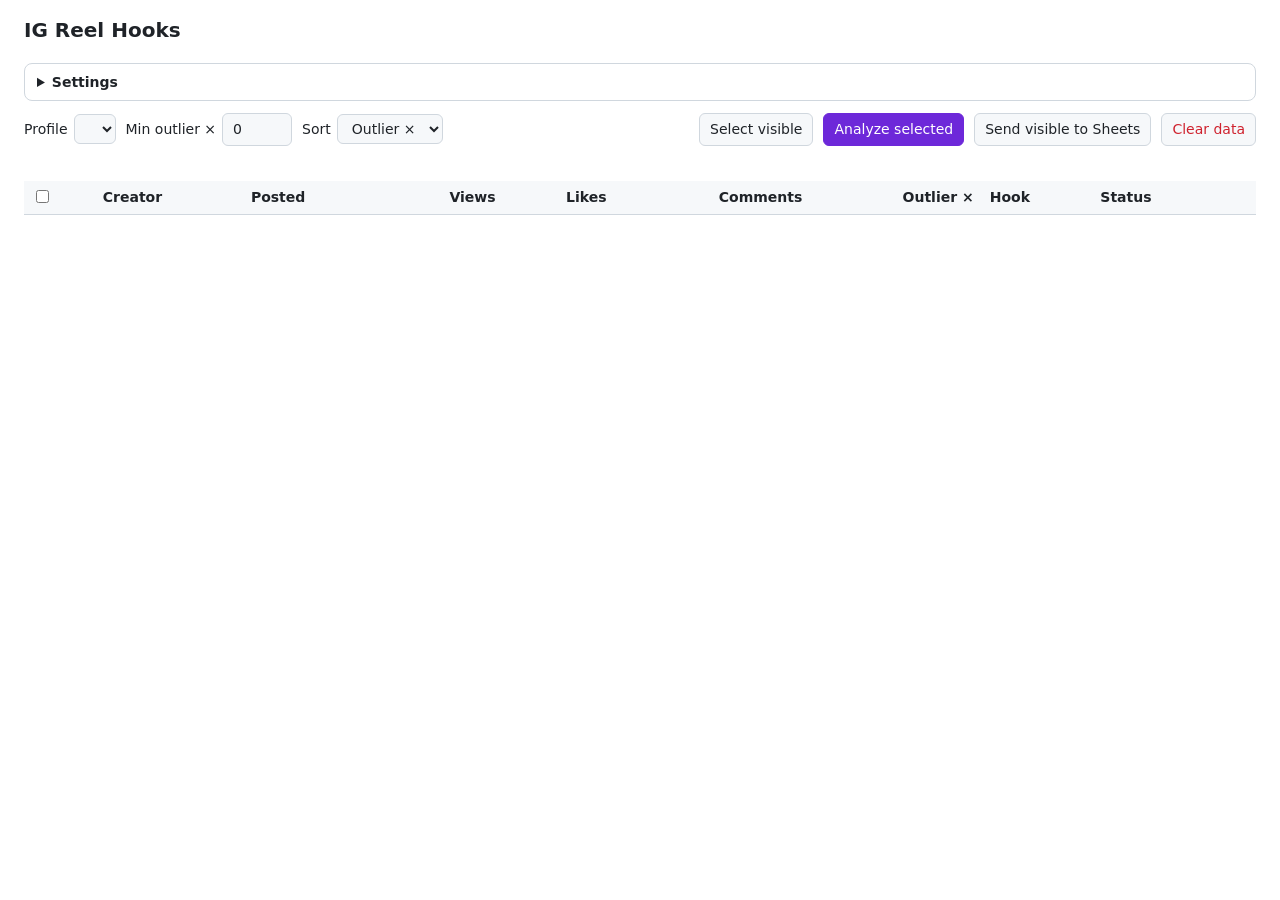
<file: extensions/ig-reel-hooks/dashboard.html>
<!doctype html>
<html lang="en">
<head>
  <meta charset="utf-8">
  <meta name="viewport" content="width=device-width, initial-scale=1">
  <title>IG Reel Hooks</title>
  <link rel="stylesheet" href="dashboard.css">
</head>
<body>
  <header>
    <h1>IG Reel Hooks</h1>
    <p id="summary" class="muted"></p>
  </header>

  <details id="settings-panel">
    <summary>Settings</summary>
    <form id="settings">
      <label>Anthropic API key
        <input type="password" name="anthropicKey" autocomplete="off" placeholder="sk-ant-...">
      </label>
      <label>Groq API key (transcription)
        <input type="password" name="groqKey" autocomplete="off" placeholder="gsk_...">
      </label>
      <label>Claude model
        <select name="model">
          <option value="claude-sonnet-5-5">Sonnet 5.5 (default, cheaper)</option>
          <option value="claude-opus-5-5">Opus 5.5 (deeper, pricier)</option>
        </select>
      </label>
      <label>Analysis language
        <select name="outputLang">
          <option value="English">English</option>
          <option value="Thai">Thai</option>
        </select>
      </label>
      <label>Google Sheets web app URL
        <input type="url" name="webhookUrl" placeholder="https://script.google.com/macros/s/.../exec">
      </label>
      <label>Sheets secret (same as SECRET in Code.gs)
        <input type="password" name="secret" autocomplete="off">
      </label>
      <button type="submit">Save settings</button>
      <span id="settings-status" class="muted"></span>
    </form>
  </details>

  <section class="toolbar">
    <label>Profile
      <select id="filter-user"></select>
    </label>
    <label>Min outlier ×
      <input id="filter-outlier" type="number" min="0" step="0.5" value="0">
    </label>
    <label>Sort
      <select id="sort">
        <option value="outlier">Outlier ×</option>
        <option value="views">Views</option>
        <option value="date">Newest</option>
      </select>
    </label>
    <span class="spacer"></span>
    <button id="select-visible" type="button">Select visible</button>
    <button id="analyze" type="button" class="primary">Analyze selected</button>
    <button id="send" type="button">Send visible to Sheets</button>
    <button id="clear" type="button" class="danger">Clear data</button>
  </section>

  <p id="status" class="muted" role="status"></p>

  <div class="table-wrap">
    <table>
      <thead>
        <tr>
          <th><input id="select-all" type="checkbox" aria-label="Select all visible"></th>
          <th>Creator</th>
          <th>Posted</th>
          <th class="num">Views</th>
          <th class="num">Likes</th>
          <th class="num">Comments</th>
          <th class="num">Outlier ×</th>
          <th>Hook</th>
          <th>Status</th>
          <th></th>
        </tr>
      </thead>
      <tbody id="rows"></tbody>
    </table>
    <p id="empty" class="muted" hidden>
      Nothing captured yet. Open a profile's Reels tab on instagram.com and scroll. Reels show up here as they load.
    </p>
  </div>

  <script type="module" src="src/dashboard.js"></script>
</body>
</html>
</file>
<file: extensions/ig-reel-hooks/dashboard.css>
:root {
  --bg: #ffffff;
  --fg: #1f2328;
  --muted: #656d76;
  --line: #d0d7de;
  --soft: #f6f8fa;
  --accent: #6d28d9;
  --accent-fg: #ffffff;
  --danger: #cf222e;
  --good: #1a7f37;
  color-scheme: light dark;
}

@media (prefers-color-scheme: dark) {
  :root {
    --bg: #0d1117;
    --fg: #e6edf3;
    --muted: #8d96a0;
    --line: #30363d;
    --soft: #161b22;
    --accent: #a78bfa;
    --accent-fg: #0d1117;
    --danger: #f85149;
    --good: #3fb950;
  }
}

* { box-sizing: border-box; }

body {
  margin: 0;
  padding: 16px 24px 48px;
  background: var(--bg);
  color: var(--fg);
  font: 14px/1.45 system-ui, -apple-system, "Segoe UI", sans-serif;
}

h1 { font-size: 20px; margin: 0; }
header { display: flex; align-items: baseline; gap: 16px; flex-wrap: wrap; margin-bottom: 12px; }
.muted { color: var(--muted); }

button, input, select {
  font: inherit;
  color: inherit;
  background: var(--soft);
  border: 1px solid var(--line);
  border-radius: 6px;
  padding: 5px 10px;
}
button { cursor: pointer; }
button:disabled { opacity: 0.5; cursor: default; }
button.primary { background: var(--accent); color: var(--accent-fg); border-color: var(--accent); }
button.danger { color: var(--danger); }

details { border: 1px solid var(--line); border-radius: 8px; padding: 8px 12px; margin-bottom: 12px; }
summary { cursor: pointer; font-weight: 600; }
#settings { display: grid; grid-template-columns: repeat(auto-fill, minmax(260px, 1fr)); gap: 10px 16px; margin-top: 10px; align-items: end; }
#settings label { display: flex; flex-direction: column; gap: 4px; font-size: 13px; }

.toolbar { display: flex; flex-wrap: wrap; gap: 10px; align-items: center; margin-bottom: 8px; }
.toolbar label { display: flex; gap: 6px; align-items: center; }
.toolbar input[type="number"] { width: 70px; }
.spacer { flex: 1; }

#status { min-height: 1.4em; margin: 4px 0 8px; }

.table-wrap { overflow-x: auto; }
table { border-collapse: collapse; width: 100%; }
th, td { text-align: left; padding: 6px 8px; border-bottom: 1px solid var(--line); vertical-align: top; }
th { font-weight: 600; background: var(--soft); position: sticky; top: 0; }
td.num, th.num { text-align: right; font-variant-numeric: tabular-nums; }
tr.main { cursor: pointer; }
tr.main:hover td { background: var(--soft); }
td.hook { max-width: 420px; }
td.date { white-space: nowrap; }
.dim { color: var(--muted); }
.ok { color: var(--good); }
.err { color: var(--danger); }

tr.detail td { background: var(--soft); }
.detail-grid { display: grid; grid-template-columns: 140px 1fr; gap: 6px 12px; padding: 6px 4px; }
.detail-grid dt { color: var(--muted); }
.detail-grid dd { margin: 0; white-space: pre-wrap; }
</file>
